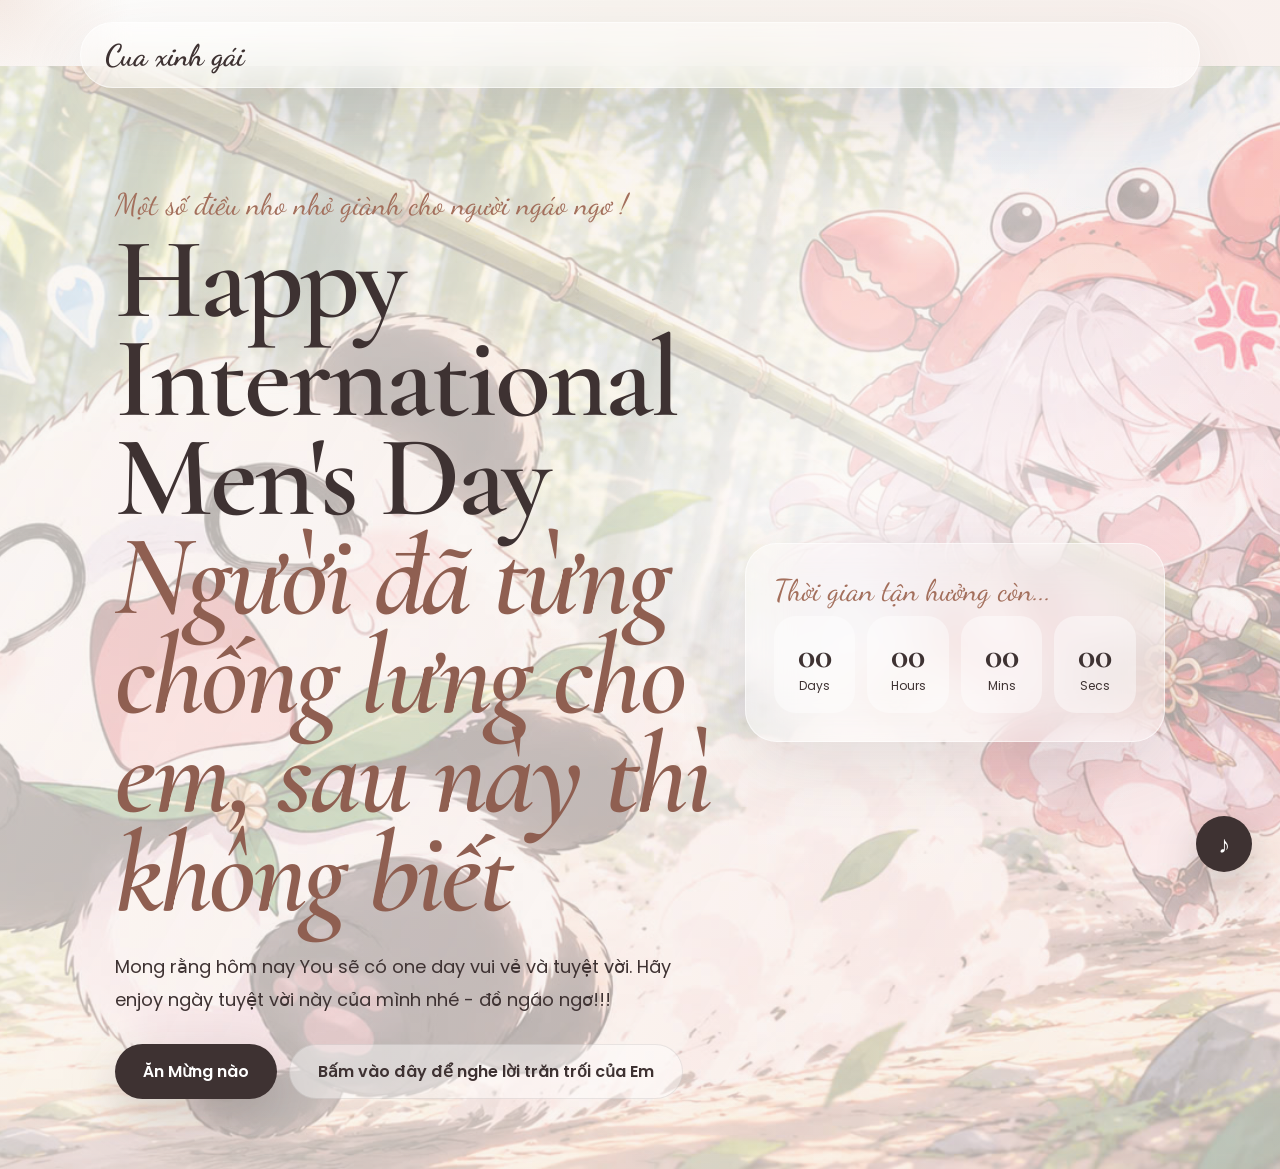
<file: happybirthdaybf/index.html>
<!doctype html>
<html lang="en">
  <head>
    <meta charset="UTF-8" />
    <meta name="viewport" content="width=device-width, initial-scale=1.0" />
    <title>Lời chúc của Cua xinh gái</title>
    <link rel="preconnect" href="https://fonts.googleapis.com" />
    <link rel="preconnect" href="https://fonts.gstatic.com" crossorigin />
    <link
      href="https://fonts.googleapis.com/css2?family=Cormorant+Garamond:wght@400;500;600;700&family=Dancing+Script:wght@500;600;700&family=Poppins:wght@300;400;500;600;700&display=swap"
      rel="stylesheet"
    />
    <link rel="stylesheet" href="style.css" />
  </head>
  <body style="--hero-image: url(&quot;assets/nen.jpg&quot;)">
    <div class="cursor-glow"></div>
    <div class="floating-bg"></div>

    <nav class="navbar glass">
      <a href="index.html" class="logo">Cua xinh gái</a>
      <div class="nav-links"></div>
    </nav>

    <button class="music-btn" id="musicBtn">♪</button>

    <main class="hero page-section">
      <div class="hero-overlay"></div>
      <section class="hero-content reveal">
        <p class="script-text">
          Một số điều nho nhỏ giành cho người ngáo ngơ !
        </p>
        <h1>
          Happy International Men's Day <br /><span
            >Người đã từng chống lưng cho em, sau này thì không biết
          </span>
        </h1>
        <p class="hero-desc">
          Mong rằng hôm nay You sẽ có one day vui vẻ và tuyệt vời. Hãy enjoy
          ngày tuyệt vời này của mình nhé - đồ ngáo ngơ!!!
        </p>
        <div class="hero-actions">
          <a class="btn primary" href="cake.html">Ăn Mừng nào</a>
          <a class="btn ghost" href="letter.html"
            >Bấm vào đây để nghe lời trăn trối của Em</a
          >
        </div>
      </section>

      <aside class="countdown-card glass reveal delay-1">
        <p class="script-text">Thời gian tận hưởng còn...</p>
        <div class="countdown" id="countdown">
          <div><strong id="days">00</strong><span>Days</span></div>
          <div><strong id="hours">00</strong><span>Hours</span></div>
          <div><strong id="mins">00</strong><span>Mins</span></div>
          <div><strong id="secs">00</strong><span>Secs</span></div>
        </div>
      </aside>
    </main>

    <script src="script.js"></script>
  </body>
</html>
</file>
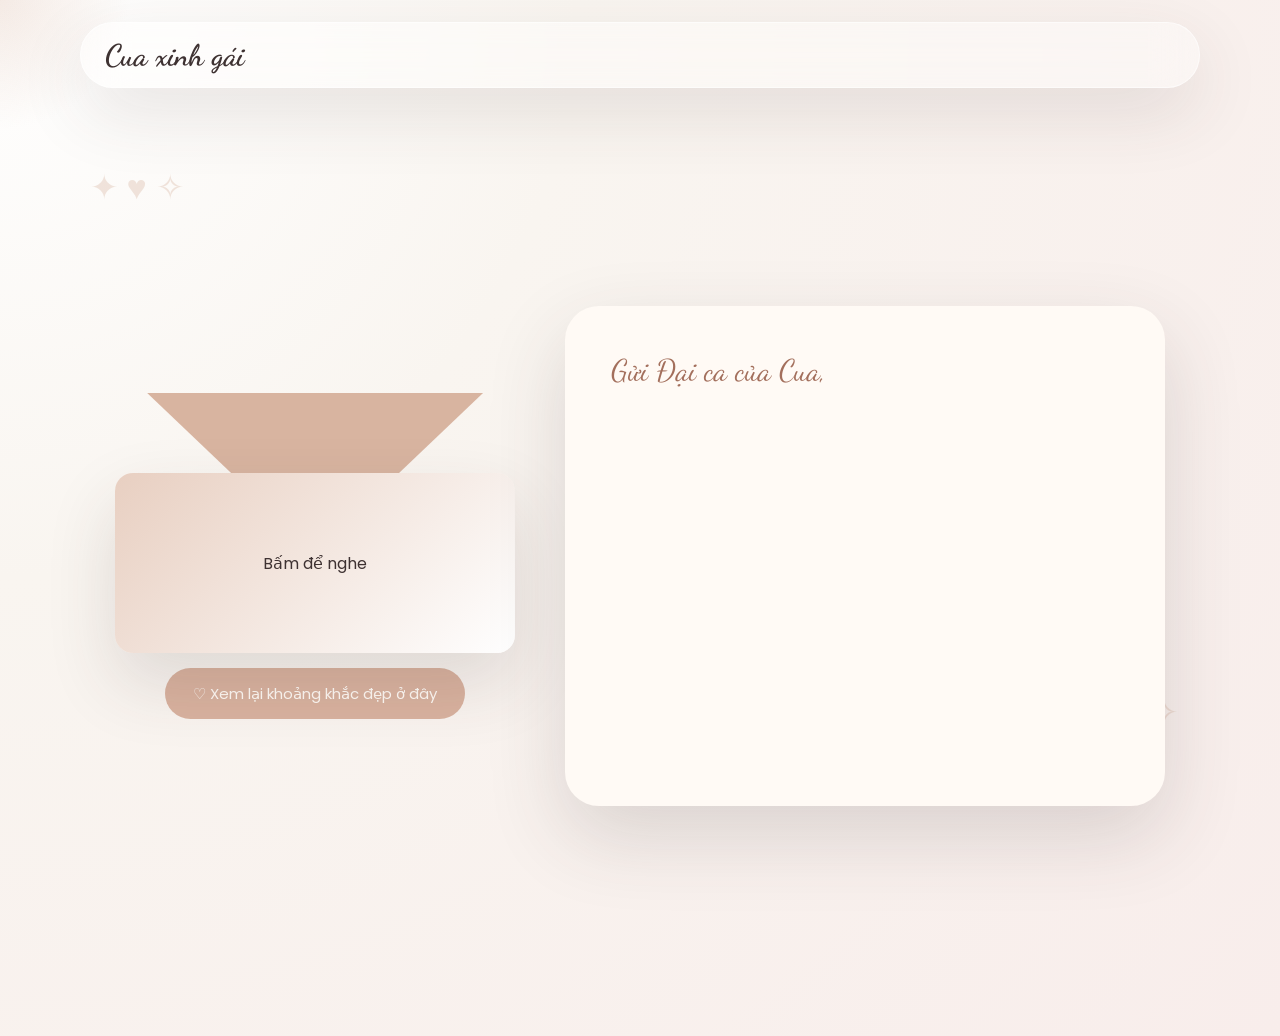
<file: happybirthdaybf/letter.html>
<!doctype html>
<html lang="en">
  <head>
    <meta charset="UTF-8" />
    <meta name="viewport" content="width=device-width, initial-scale=1.0" />
    <title>Letter | Cua xinh gái</title>
    <link
      href="https://fonts.googleapis.com/css2?family=Cormorant+Garamond:wght@400;500;600;700&family=Dancing+Script:wght@500;600;700&family=Poppins:wght@300;400;500;600;700&display=swap"
      rel="stylesheet"
    />
    <link rel="stylesheet" href="style.css" />
  </head>
  <body>
    <div class="cursor-glow"></div>
    <div class="floating-bg"></div>

    <nav class="navbar glass">
      <a href="index.html" class="logo">Cua xinh gái</a>
      <div class="nav-links"></div>
    </nav>

    <main class="letter-page">
      <div class="envelope-container">
        <section class="envelope reveal" id="envelope">
          <div class="flap"></div>
          <div class="env-body">
            <p>Bấm để nghe</p>
          </div>
        </section>

        <a href="memories.html" class="memories-btn">
          ♡ Xem lại khoảng khắc đẹp ở đây
        </a>
      </div>

      <section class="letter-paper reveal delay-1" id="letterPaper">
        <p class="script-text">Gửi Đại ca của Cua,</p>

        <video id="birthdayVideo" controls playsinline hidden>
          <source src="assets/audi.mp4" type="video/mp4" />
        </video>
      </section>
    </main>

    <footer class="footer"></footer>
    <script src="script.js"></script>
  </body>
</html>
</file>
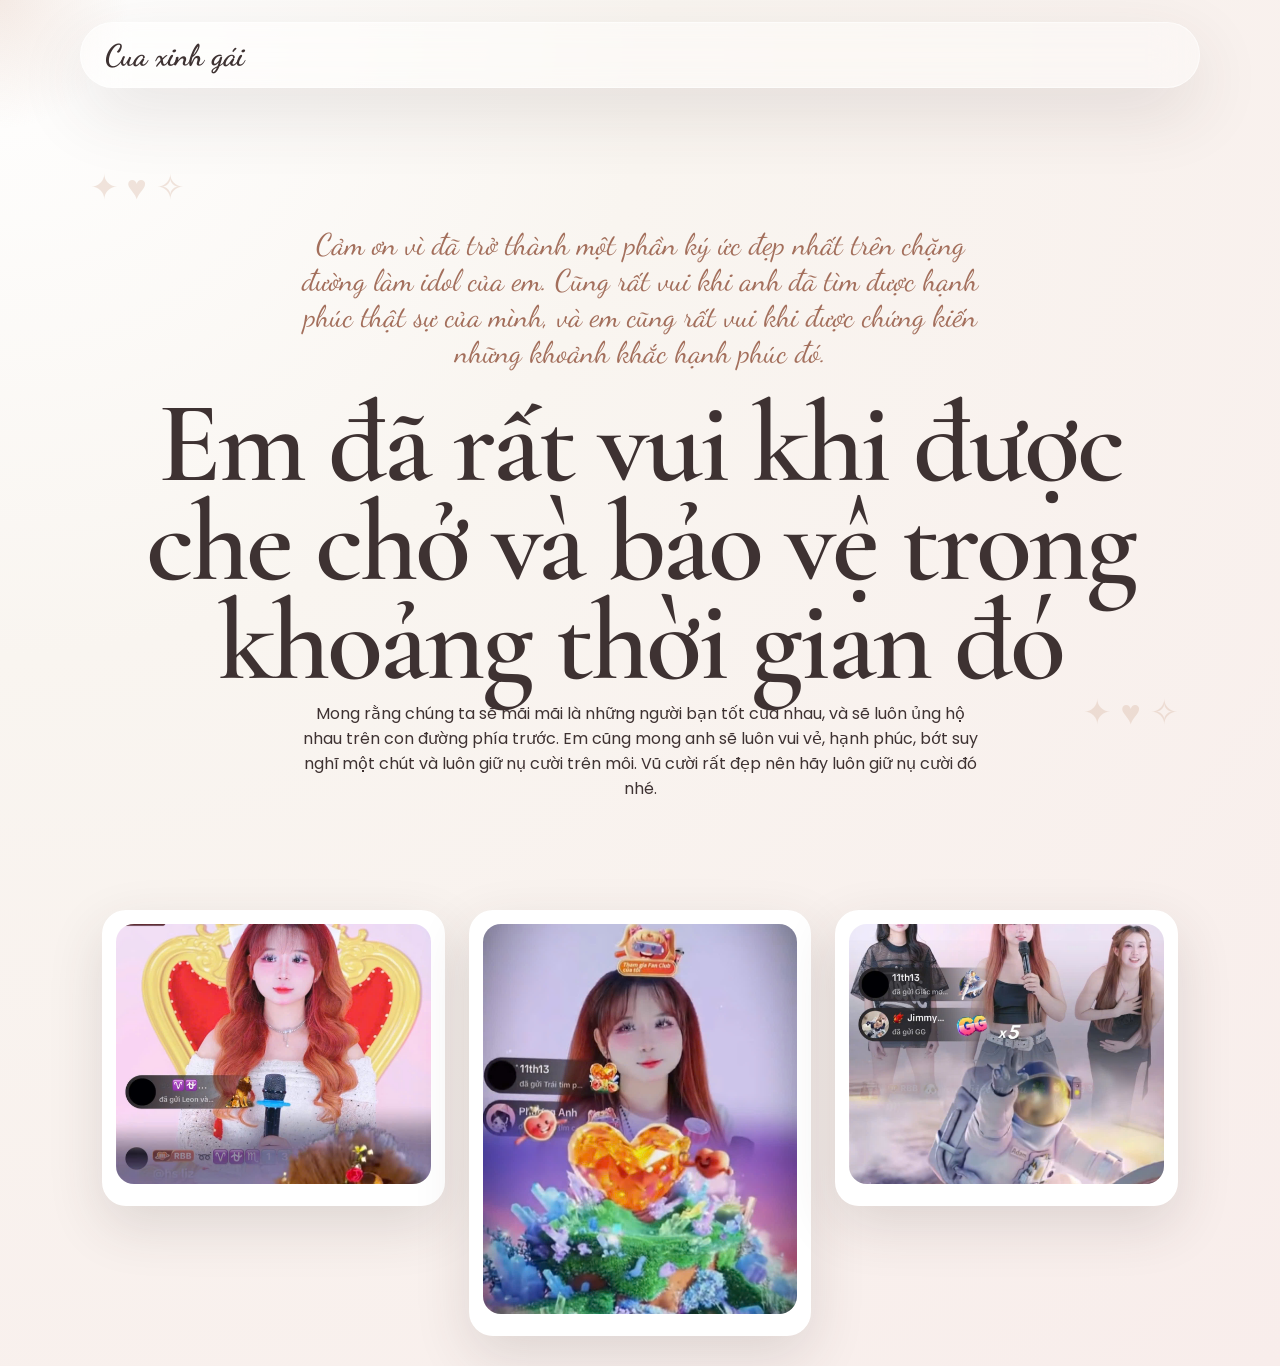
<file: happybirthdaybf/memories.html>
<!doctype html>
<html lang="en">
  <head>
    <meta charset="UTF-8" />
    <meta name="viewport" content="width=device-width, initial-scale=1.0" />
    <title>Memories | Cua xinh gái</title>
    <link
      href="https://fonts.googleapis.com/css2?family=Cormorant+Garamond:wght@400;500;600;700&family=Dancing+Script:wght@500;600;700&family=Poppins:wght@300;400;500;600;700&display=swap"
      rel="stylesheet"
    />
    <link rel="stylesheet" href="style.css" />
  </head>
  <body>
    <div class="cursor-glow"></div>
    <div class="floating-bg"></div>

    <nav class="navbar glass">
      <a href="index.html" class="logo">Cua xinh gái</a>
      <div class="nav-links"></div>
    </nav>

    <header class="sub-hero reveal">
      <p class="script-text">
        Cảm ơn vì đã trở thành một phần ký ức đẹp nhất trên chặng đường làm idol
        của em. Cũng rất vui khi anh đã tìm được hạnh phúc thật sự của mình, và
        em cũng rất vui khi được chứng kiến những khoảnh khắc hạnh phúc đó.
      </p>
      <h1>
        Em đã rất vui khi được che chở và bảo vệ trong khoảng thời gian đó
      </h1>
      <p>
        Mong rằng chúng ta sẽ mãi mãi là những người bạn tốt của nhau, và sẽ
        luôn ủng hộ nhau trên con đường phía trước. Em cũng mong anh sẽ luôn vui
        vẻ, hạnh phúc, bớt suy nghĩ một chút và luôn giữ nụ cười trên môi. Vũ
        cười rất đẹp nên hãy luôn giữ nụ cười đó nhé.
      </p>
    </header>

    <section class="masonry">
      <div class="polaroid reveal">
        <div
          class="photo"
          style="background-image: url(&quot;assets/a1.jpg&quot;)"
        ></div>
      </div>
      <div class="polaroid tall reveal delay-1">
        <div
          class="photo"
          style="background-image: url(&quot;assets/anh3.jpg&quot;)"
        ></div>
      </div>
      <div class="polaroid reveal delay-2">
        <div
          class="photo"
          style="background-image: url(&quot;assets/a2.jpg&quot;)"
        ></div>
      </div>
    </section>

    <script src="script.js"></script>
  </body>
</html>
</file>
<file: happybirthdaybf/style.css>
:root {
  --warm-white: #f9f5f0;
  --blush: #f8edeb;
  --rose: #e8cfc1;
  --champagne: #d8b4a0;
  --cocoa: #3e3232;
  --serif: "Cormorant Garamond", serif;
  --script: "Dancing Script", cursive;
  --body: "Poppins", sans-serif;
}

* {
  box-sizing: border-box;
  margin: 0;
  padding: 0;
}

html {
  scroll-behavior: smooth;
}

body {
  min-height: 100vh;
  overflow-x: hidden;
  color: var(--cocoa);
  font-family: var(--body);
  background: radial-gradient(
    circle at top left,
    #fff 0%,
    var(--warm-white) 35%,
    var(--blush) 100%
  );
}

a {
  color: inherit;
  text-decoration: none;
}

button {
  font: inherit;
}

.glass {
  background: rgba(255, 255, 255, 0.35);
  border: 1px solid rgba(255, 255, 255, 0.55);
  backdrop-filter: blur(22px);
  box-shadow: 0 24px 70px rgba(62, 50, 50, 0.12);
}

.navbar {
  position: fixed;
  top: 22px;
  left: 50%;
  z-index: 50;
  width: min(1120px, 92%);
  display: flex;
  align-items: center;
  justify-content: space-between;
  padding: 14px 24px;
  border-radius: 999px;
  transform: translateX(-50%);
}

.logo {
  font-family: var(--script);
  font-size: 30px;
  font-weight: 700;
}

.nav-links {
  display: flex;
  gap: 18px;
  font-size: 13px;
  font-weight: 500;
}

.nav-links a {
  opacity: 0.78;
  transition: 0.3s;
}

.nav-links a:hover {
  color: #9f6a59;
  opacity: 1;
}

.cursor-glow {
  position: fixed;
  z-index: 0;
  width: 280px;
  height: 280px;
  border-radius: 50%;
  pointer-events: none;
  background: radial-gradient(
    circle,
    rgba(216, 180, 160, 0.28),
    transparent 65%
  );
  transform: translate(-50%, -50%);
}

.floating-bg::before,
.floating-bg::after {
  content: "✦ ♥ ✧";
  position: fixed;
  z-index: 0;
  color: rgba(216, 180, 160, 0.35);
  font-size: 34px;
  animation: float 8s infinite ease-in-out;
}

.floating-bg::before {
  top: 18%;
  left: 7%;
}

.floating-bg::after {
  right: 8%;
  bottom: 18%;
  animation-delay: 2s;
}

.hero,
.page-section {
  min-height: 100vh;
}

.hero {
  position: relative;
  display: grid;
  grid-template-columns: 1.2fr 0.8fr;
  align-items: center;
  padding: 120px 9% 70px;
  background:
    linear-gradient(
      120deg,
      rgba(249, 245, 240, 0.78),
      rgba(248, 237, 235, 0.65)
    ),
    var(--hero-image) center/cover;
}

.hero-overlay {
  position: absolute;
  inset: 0;
  background: radial-gradient(
    circle at 70% 40%,
    rgba(255, 255, 255, 0.55),
    transparent 35%
  );
}

.hero-content,
.countdown-card {
  position: relative;
  z-index: 2;
}

.script-text {
  margin-bottom: 8px;
  color: #a36f5c;
  font-family: var(--script);
  font-size: 30px;
}

.hero h1,
.sub-hero h1,
.final-page h1,
.cake-page h1 {
  font-family: var(--serif);
  font-size: clamp(62px, 9vw, 128px);
  font-weight: 600;
  line-height: 0.86;
  letter-spacing: -3px;
}

.hero h1 span {
  color: #8f5f51;
  font-style: italic;
}

.hero-desc {
  max-width: 560px;
  margin: 28px 0;
  font-size: 18px;
  line-height: 1.8;
}

.btn {
  display: inline-flex;
  align-items: center;
  justify-content: center;
  margin-right: 12px;
  padding: 14px 28px;
  border-radius: 999px;
  font-weight: 600;
  transition: 0.3s;
}

.primary {
  color: #fff;
  background: var(--cocoa);
  box-shadow: 0 20px 50px rgba(62, 50, 50, 0.22);
}

.ghost {
  background: rgba(255, 255, 255, 0.42);
  border: 1px solid rgba(62, 50, 50, 0.1);
}

.btn:hover,
.cut-cake-btn:hover {
  transform: translateY(-4px);
}

.countdown-card {
  max-width: 420px;
  padding: 28px;
  border-radius: 32px;
}

.countdown {
  display: grid;
  grid-template-columns: repeat(4, 1fr);
  gap: 12px;
}

.countdown div {
  padding: 18px 10px;
  text-align: center;
  background: rgba(255, 255, 255, 0.42);
  border-radius: 22px;
}

.countdown strong {
  font-family: var(--serif);
  font-size: 36px;
}

.countdown span {
  display: block;
  font-size: 12px;
}

.music-btn {
  position: fixed;
  right: 28px;
  bottom: 28px;
  z-index: 60;
  width: 56px;
  height: 56px;
  color: #fff;
  font-size: 24px;
  background: var(--cocoa);
  border: 0;
  border-radius: 50%;
  box-shadow: 0 18px 42px rgba(62, 50, 50, 0.25);
  cursor: pointer;
}

.sub-hero {
  padding: 150px 8% 55px;
  text-align: center;
}

.sub-hero p {
  max-width: 680px;
  margin: 10px auto 24px;
}

.masonry {
  columns: 3 260px;
  column-gap: 24px;
  padding: 30px 8%;
}

.polaroid {
  break-inside: avoid;
  margin-bottom: 24px;
  padding: 14px 14px 22px;
  background: #fff;
  border-radius: 24px;
  box-shadow: 0 20px 55px rgba(62, 50, 50, 0.14);
  transform: rotate(-1deg);
  transition: 0.35s;
}

.polaroid:nth-child(even) {
  transform: rotate(1.5deg);
}

.polaroid:hover {
  transform: translateY(-8px) rotate(0);
}

.photo {
  height: 260px;
  border-radius: 18px;
  background: linear-gradient(135deg, var(--rose), var(--champagne))
    center/cover;
}
.photo video {
  width: 100%;
  height: 100%;
  border-radius: 18px;
  object-fit: cover;
  display: block;
}

.tall .photo {
  height: 390px;
}

.wide .photo {
  height: 230px;
}

.polaroid p {
  margin-top: 12px;
  font-family: var(--script);
  font-size: 25px;
}

.reason-grid {
  display: grid;
  grid-template-columns: repeat(auto-fit, minmax(210px, 1fr));
  gap: 20px;
  padding: 20px 8% 90px;
}

.reason-card {
  height: 190px;
  perspective: 900px;
  cursor: pointer;
}

.reason-inner {
  position: relative;
  width: 100%;
  height: 100%;
  transition: 0.7s;
  transform-style: preserve-3d;
}

.reason-card:hover .reason-inner,
.reason-card:focus-within .reason-inner {
  transform: rotateY(180deg);
}

.reason-front,
.reason-back {
  position: absolute;
  inset: 0;
  display: grid;
  place-items: center;
  padding: 24px;
  text-align: center;
  border-radius: 28px;
  backface-visibility: hidden;
  box-shadow: 0 18px 45px rgba(62, 50, 50, 0.11);
}

.reason-front {
  background: rgba(255, 255, 255, 0.5);
}

.reason-front h3 {
  font-family: var(--serif);
  font-size: 42px;
}

.reason-back {
  color: #fff;
  background-position: center;
  background-size: cover;
  transform: rotateY(180deg);
  place-items: end center;
  padding: 24px 20px 22px;
}

.reason-back p {
  width: 100%;
  margin: 0;
  font-family: var(--script);
  font-size: 25px;
  line-height: 1.25;
  text-shadow: 0 8px 24px rgba(0, 0, 0, 0.55);
}

.random-reason {
  max-width: 560px;
  margin: 22px auto 0;
  padding: 20px;
  border-radius: 28px;
}

.letter-page {
  min-height: 100vh;
  display: grid;
  grid-template-columns: 0.8fr 1.2fr;
  gap: 50px;
  align-items: center;
  padding: 150px 9% 70px;
}

.envelope-container {
  display: flex;
  flex-direction: column;
  align-items: center;
  justify-content: center;
  gap: 15px;
  width: 100%;
}

.envelope-container .envelope {
  width: 100%;
  max-width: 460px;
  margin: 0 auto;
}

.memories-btn {
  display: inline-flex;
  align-items: center;
  justify-content: center;
  padding: 14px 28px;
  border-radius: 30px;
  background: #d9b29f;
  color: #fffaf5;
  text-decoration: none;
  font-size: 15px;
  white-space: nowrap;
  transition: all 0.3s ease;
}

.memories-btn:hover {
  background: #b9826c;
  transform: translateY(-3px);
}

.envelope {
  position: relative;
  height: 260px;
  cursor: pointer;
}

.env-body {
  position: absolute;
  bottom: 0;
  display: grid;
  place-items: center;
  width: 100%;
  height: 180px;
  border-radius: 18px;
  background: linear-gradient(135deg, var(--rose), #fff);
  box-shadow: 0 30px 70px rgba(62, 50, 50, 0.14);
}

.flap {
  position: absolute;
  top: 0;
  left: 8%;
  width: 84%;
  height: 160px;
  background: var(--champagne);
  clip-path: polygon(50% 100%, 0 0, 100% 0);
  transform-origin: top;
  transition: 0.7s;
}

.envelope.open .flap {
  transform: rotateX(180deg);
}

.letter-paper {
  min-height: 500px;
  padding: 46px;
  background: #fffaf5;
  border-radius: 34px;
  box-shadow: 0 30px 80px rgba(62, 50, 50, 0.16);
}

.letter-paper h1 {
  font-family: var(--serif);
  font-size: 58px;
}

.letter-paper p:last-child {
  font-size: 17px;
  line-height: 2;
}

.night {
  color: #fff;
  background: radial-gradient(circle at top, #453636 0%, #191317 70%);
}

.cake-page,
.final-page {
  min-height: 100vh;
  display: grid;
  place-items: center;
  padding: 150px 8% 70px;
  text-align: center;
}

.final-page {
  background:
    linear-gradient(rgba(25, 19, 23, 0.45), rgba(25, 19, 23, 0.86)),
    var(--final-image) center/cover;
}

.cake-page h1,
.final-page h1 {
  max-width: 900px;
}

.cake-section {
  position: relative;
  display: flex;
  flex-direction: column;
  align-items: center;
  justify-content: center;
  min-height: 62vh;
  overflow: visible;
}

.cake-glow {
  position: absolute;
  width: 460px;
  height: 460px;
  border-radius: 50%;
  background: radial-gradient(
    circle,
    rgba(255, 214, 186, 0.34),
    transparent 68%
  );
  filter: blur(2px);
}

.cake-stage-text {
  position: relative;
  z-index: 8;
  margin: 18px auto 28px;
  max-width: 620px;
  padding: 14px 22px;
  border: 1px solid rgba(255, 255, 255, 0.32);
  border-radius: 999px;
  background: rgba(255, 255, 255, 0.13);
  color: rgba(255, 255, 255, 0.88);
  backdrop-filter: blur(14px);
  font-size: 14px;
}

.cake {
  position: relative;
  width: 390px;
  height: 330px;
  margin-bottom: 38px;
  overflow: visible;
}

.plate {
  position: absolute;
  left: 50%;
  bottom: -18px;
  width: 390px;
  height: 34px;
  border-radius: 50%;
  background: rgba(255, 255, 255, 0.34);
  transform: translateX(-50%);
  box-shadow: 0 26px 45px rgba(0, 0, 0, 0.24);
}

.candles {
  position: absolute;
  top: 2px;
  left: 50%;
  z-index: 7;
  display: flex;
  gap: 28px;
  transform: translateX(-50%);
  transition: 0.85s ease;
}

.candle {
  position: relative;
  display: block;
  width: 13px;
  height: 58px;
  margin-top: 24px;
  border-radius: 8px;
  background: repeating-linear-gradient(45deg, #fff 0 7px, #f7a7b5 7px 14px);
  box-shadow: inset 0 -8px 12px rgba(0, 0, 0, 0.08);
}

.flame {
  position: absolute;
  top: -28px;
  left: 50%;
  width: 16px;
  height: 30px;
  border-radius: 50% 50% 45% 45%;
  background: radial-gradient(
    circle at 50% 65%,
    #fff7a8 0 24%,
    #ffd166 25% 56%,
    #ff7b00 57% 100%
  );
  transform: translateX(-50%);
  box-shadow:
    0 0 18px #ffb347,
    0 0 36px rgba(255, 179, 71, 0.72);
  animation: flicker 0.8s infinite alternate;
  transform-origin: bottom center;
  transition: 0.45s ease;
}

.smoke {
  position: absolute;
  top: -30px;
  left: 50%;
  width: 10px;
  height: 10px;
  border-radius: 50%;
  background: rgba(255, 255, 255, 0.72);
  opacity: 0;
  filter: blur(3px);
  transform: translateX(-50%) scale(0.3);
}

.cake.blow .flame {
  opacity: 0;
  transform: translateX(-50%) translateY(12px) scale(0.1) rotate(18deg);
  box-shadow: none;
}

.cake.blow .smoke {
  animation: smokeUp 1.45s ease-out forwards;
}

.cake.blow .candle:nth-child(2) .smoke {
  animation-delay: 0.15s;
}

.cake.blow .candle:nth-child(3) .smoke {
  animation-delay: 0.3s;
}

.cake-top,
.cake-middle,
.cake-bottom,
.cake-slice {
  position: absolute;
  left: 50%;
  border-radius: 22px;
  transform: translateX(-50%);
  transition: 0.9s cubic-bezier(0.22, 0.82, 0.22, 1);
}

.cake-top,
.cake-middle,
.cake-bottom {
  z-index: 3;
  box-shadow: 0 24px 42px rgba(0, 0, 0, 0.22);
  overflow: hidden;
}

.cake-top::after,
.cake-middle::after,
.cake-bottom::after {
  content: "";
  position: absolute;
  inset: 11px 18px auto;
  height: 12px;
  border-radius: 999px;
  background: rgba(255, 255, 255, 0.38);
}

.cake-bottom {
  bottom: 24px;
  width: 330px;
  height: 92px;
  background: linear-gradient(135deg, #e8cfc1, #c8937a);
}

.cake-middle {
  bottom: 104px;
  width: 270px;
  height: 84px;
  background: linear-gradient(135deg, #f8edeb, #e7b7aa);
}

.cake-top {
  bottom: 176px;
  width: 210px;
  height: 74px;
  background: linear-gradient(135deg, #fff5f2, #f1c8bb);
}

.cut-line {
  position: absolute;
  left: 57%;
  bottom: 24px;
  z-index: 6;
  width: 3px;
  height: 228px;
  border-radius: 999px;
  background: rgba(255, 255, 255, 0.85);
  opacity: 0;
  transform: rotate(10deg) scaleY(0);
  transform-origin: top;
  box-shadow: 0 0 18px rgba(255, 255, 255, 0.65);
}

.cake.knife-in .cut-line {
  opacity: 1;
  animation: cutTrace 0.75s ease-in-out forwards;
}

.cake-slice {
  z-index: 5;
  right: 20px;
  left: auto;
  bottom: 24px;
  width: 126px;
  height: 225px;
  border-radius: 18px 22px 20px 18px;
  background: linear-gradient(
    135deg,
    #fff5f2 0 30%,
    #f8edeb 30% 63%,
    #e8cfc1 63% 100%
  );
  clip-path: polygon(13% 0, 100% 13%, 78% 100%, 0 100%);
  opacity: 0;
  transform: translateX(-12px) rotate(0deg) scale(0.97);
  box-shadow: 0 28px 48px rgba(0, 0, 0, 0.25);
}

.cake-slice::before {
  content: "";
  position: absolute;
  inset: 0;
  background:
    radial-gradient(
      circle at 62% 38%,
      rgba(195, 92, 92, 0.65) 0 4px,
      transparent 5px
    ),
    radial-gradient(
      circle at 48% 72%,
      rgba(195, 92, 92, 0.55) 0 4px,
      transparent 5px
    );
}

.knife {
  position: absolute;
  top: 0;
  right: -170px;
  z-index: 9;
  width: 218px;
  height: 44px;
  opacity: 0;
  transform: translate(80px, -20px) rotate(-34deg);
  transform-origin: right center;
  transition: 1s cubic-bezier(0.22, 0.82, 0.22, 1);
}

.knife-blade {
  position: absolute;
  left: 0;
  top: 12px;
  width: 158px;
  height: 18px;
  border-radius: 999px 4px 4px 999px;
  background: linear-gradient(90deg, #ffffff, #d7d7d7 55%, #9e9e9e);
  box-shadow: 0 14px 28px rgba(0, 0, 0, 0.25);
}

.knife-blade::before {
  content: "";
  position: absolute;
  left: 4px;
  top: 3px;
  width: 120px;
  height: 4px;
  border-radius: 999px;
  background: rgba(255, 255, 255, 0.8);
}

.knife-handle {
  position: absolute;
  right: 0;
  top: 5px;
  width: 68px;
  height: 32px;
  border-radius: 999px;
  background: linear-gradient(135deg, #714948, #3e292d);
  box-shadow:
    inset 8px 0 10px rgba(255, 255, 255, 0.08),
    0 12px 24px rgba(0, 0, 0, 0.28);
}

.cake.knife-in .knife {
  opacity: 1;
  transform: translate(-205px, 128px) rotate(-21deg);
}

.cake.sliced .knife {
  opacity: 0;
  transform: translate(-245px, 170px) rotate(-12deg);
}

.cake.sliced .cake-top,
.cake.sliced .cake-middle,
.cake.sliced .cake-bottom {
  clip-path: polygon(0 0, 62% 0, 52% 100%, 0 100%);
}

.cake.sliced .cake-slice {
  opacity: 1;
  transform: translate(78px, 34px) rotate(12deg) scale(1);
}

.cake.sliced .candles {
  transform: translateX(-83%) translateY(-4px) rotate(-5deg);
}

.cut-cake-btn {
  position: relative;
  z-index: 8;
  padding: 18px 40px;
  color: #3e3232;
  font-size: 18px;
  font-weight: 600;
  cursor: pointer;
  background: rgba(255, 255, 255, 0.82);
  border: 0;
  border-radius: 50px;
  box-shadow: 0 10px 30px rgba(0, 0, 0, 0.16);
  transition: 0.4s;
}

.cut-cake-btn:hover {
  transform: translateY(-4px) scale(1.03);
}

.cut-cake-btn:disabled {
  cursor: default;
  opacity: 0.92;
  transform: none;
}

@keyframes smokeUp {
  0% {
    opacity: 0;
    transform: translateX(-50%) translateY(0) scale(0.35);
  }
  20% {
    opacity: 0.8;
  }
  100% {
    opacity: 0;
    transform: translateX(-50%) translateY(-58px) scale(2.3);
  }
}

@keyframes cutTrace {
  0% {
    transform: rotate(10deg) scaleY(0);
  }
  100% {
    transform: rotate(10deg) scaleY(1);
  }
}

#confetti {
  position: fixed;
  inset: 0;
  pointer-events: none;
}

.footer {
  padding: 35px;
  color: rgba(62, 50, 50, 0.68);
  text-align: center;
}

.night .footer {
  color: rgba(255, 255, 255, 0.65);
}

.reveal {
  opacity: 0;
  transform: translateY(24px);
  animation: reveal 0.8s forwards;
}

.delay-1 {
  animation-delay: 0.18s;
}

.delay-2 {
  animation-delay: 0.34s;
}

@keyframes reveal {
  to {
    opacity: 1;
    transform: none;
  }
}

@keyframes float {
  50% {
    transform: translateY(-26px) rotate(8deg);
  }
}

@keyframes flicker {
  to {
    transform: scale(1.15) translateY(-2px);
    opacity: 0.84;
  }
}

@media (max-width: 900px) {
  .hero,
  .letter-page {
    grid-template-columns: 1fr;
  }

  .nav-links {
    display: none;
  }

  .hero {
    padding-top: 145px;
  }

  .hero h1,
  .sub-hero h1,
  .final-page h1,
  .cake-page h1 {
    font-size: 64px;
  }

  .countdown {
    grid-template-columns: repeat(2, 1fr);
  }

  .cake {
    transform: scale(0.86);
  }
}

/* =========================================================
   RESPONSIVE FIXES
   Added to make the birthday website work nicely on laptops,
   tablets, mobile phones, and very small screens.
   ========================================================= */

html {
  -webkit-text-size-adjust: 100%;
}

body {
  width: 100%;
}

img,
video,
canvas {
  max-width: 100%;
}

main,
header,
section,
footer,
.navbar {
  position: relative;
}

.hero-content,
.countdown-card,
.sub-hero,
.masonry,
.reason-grid,
.letter-page,
.cake-page,
.final-page,
.footer {
  z-index: 1;
}

.navbar {
  gap: 14px;
}

.nav-links {
  min-width: 0;
}

.nav-links a {
  white-space: nowrap;
}

.hero-actions {
  display: flex;
  flex-wrap: wrap;
  gap: 12px;
}

.hero-actions .btn,
.final-page .btn,
.sub-hero .btn {
  margin-right: 0;
}

.countdown-card {
  width: 100%;
  justify-self: center;
}

.masonry {
  width: 100%;
}

.photo {
  overflow: hidden;
  background-position: center;
  background-size: cover;
}

.reason-card:focus .reason-inner {
  transform: rotateY(180deg);
}

.letter-paper,
.random-reason,
.countdown-card,
.polaroid,
.reason-front,
.reason-back {
  overflow-wrap: anywhere;
}

/* Laptop / small desktop */
@media (max-width: 1100px) {
  .hero {
    grid-template-columns: 1fr 0.9fr;
    gap: 36px;
    padding-inline: 6%;
  }

  .letter-page {
    gap: 34px;
    padding-inline: 6%;
  }

  .cake-page,
  .final-page {
    padding-inline: 6%;
  }
}

/* Tablet */
@media (max-width: 900px) {
  .navbar {
    top: 14px;
    width: min(720px, 94%);
    align-items: center;
  }

  .nav-links {
    display: flex;
    gap: 12px;
    max-width: 70%;
    overflow-x: auto;
    padding: 6px 2px 7px;
    scrollbar-width: none;
  }

  .nav-links::-webkit-scrollbar {
    display: none;
  }

  .nav-links a {
    padding: 8px 12px;
    border-radius: 999px;
    background: rgba(255, 255, 255, 0.38);
  }

  .hero,
  .letter-page {
    grid-template-columns: 1fr;
  }

  .hero {
    gap: 36px;
    min-height: auto;
    padding: 145px 6% 70px;
    background-position: center top;
  }

  .hero h1,
  .sub-hero h1,
  .final-page h1,
  .cake-page h1 {
    font-size: clamp(52px, 12vw, 82px);
    letter-spacing: -2px;
  }

  .countdown {
    grid-template-columns: repeat(4, 1fr);
  }

  .sub-hero {
    padding: 135px 6% 45px;
  }

  .masonry {
    columns: 2 240px;
    padding-inline: 6%;
  }

  .reason-grid {
    grid-template-columns: repeat(auto-fit, minmax(180px, 1fr));
    padding-inline: 6%;
  }

  .letter-page {
    min-height: auto;
    padding: 135px 6% 60px;
  }

  .envelope {
    max-width: 460px;
    width: 100%;
    margin: 0 auto;
  }

  .letter-paper {
    min-height: 360px;
  }

  .cake-page,
  .final-page {
    min-height: auto;
    padding: 135px 6% 60px;
  }

  .cake-section {
    min-height: 560px;
  }

  .cake {
    transform: scale(0.86);
    transform-origin: center top;
  }
}

/* Mobile */
@media (max-width: 640px) {
  .glass {
    backdrop-filter: blur(16px);
  }

  .navbar {
    top: 10px;
    width: 94%;
    flex-direction: column;
    justify-content: center;
    padding: 12px 14px;
    border-radius: 26px;
  }

  .logo {
    font-size: 28px;
    line-height: 1;
  }

  .nav-links {
    width: 100%;
    max-width: 100%;
    justify-content: flex-start;
    font-size: 12px;
  }

  .cursor-glow {
    display: none;
  }

  .floating-bg::before,
  .floating-bg::after {
    font-size: 24px;
    opacity: 0.65;
  }

  .hero {
    min-height: 100svh;
    padding: 150px 5% 46px;
    text-align: center;
  }

  .script-text {
    font-size: 25px;
  }

  #birthdayVideo[hidden] {
    display: none !important;
  }

  #birthdayVideo {
    width: 100%;
    max-height: 500px;
    object-fit: contain;
    border-radius: 12px;
    margin: 20px auto;
  }

  .hero h1,
  .sub-hero h1,
  .final-page h1,
  .cake-page h1 {
    font-size: clamp(44px, 15vw, 62px);
    line-height: 0.92;
    letter-spacing: -1.4px;
  }

  .hero-desc {
    margin: 22px auto;
    font-size: 15px;
    line-height: 1.75;
  }

  .hero-actions {
    justify-content: center;
  }

  .btn {
    width: min(100%, 280px);
    padding: 13px 20px;
  }

  .countdown-card {
    padding: 20px;
    border-radius: 26px;
  }

  .countdown {
    grid-template-columns: repeat(2, 1fr);
    gap: 10px;
  }

  .countdown div {
    padding: 14px 8px;
    border-radius: 18px;
  }

  .countdown strong {
    font-size: 31px;
  }

  .music-btn {
    right: 18px;
    bottom: 18px;
    width: 50px;
    height: 50px;
    font-size: 22px;
  }

  .sub-hero {
    padding: 145px 5% 35px;
  }

  .sub-hero p {
    font-size: 14px;
    line-height: 1.7;
  }

  .masonry {
    columns: 1;
    padding: 20px 5% 60px;
  }

  .polaroid {
    margin-bottom: 18px;
    border-radius: 22px;
    transform: none;
  }

  .polaroid:nth-child(even),
  .polaroid:hover {
    transform: none;
  }

  .photo,
  .wide .photo {
    height: 245px;
  }

  .tall .photo {
    height: 340px;
  }

  .reason-grid {
    grid-template-columns: 1fr;
    gap: 16px;
    padding: 16px 5% 65px;
  }

  .reason-card {
    height: 172px;
  }

  .reason-front,
  .reason-back {
    border-radius: 24px;
  }

  .reason-back p,
  .polaroid p {
    font-size: 23px;
  }

  .random-reason {
    margin-top: 16px;
    padding: 16px;
    font-size: 14px;
  }

  .letter-page {
    padding: 145px 5% 45px;
    gap: 26px;
  }

  .envelope {
    height: 220px;
  }

  .env-body {
    height: 150px;
  }

  .flap {
    height: 135px;
  }

  .letter-paper {
    min-height: 330px;
    padding: 28px 22px;
    border-radius: 28px;
  }

  .letter-paper p:last-child {
    font-size: 15px;
    line-height: 1.9;
  }

  .cake-page,
  .final-page {
    padding: 145px 5% 48px;
  }

  .final-page p,
  .cake-page p {
    font-size: 14px;
    line-height: 1.7;
  }

  .cake-section {
    min-height: 500px;
    width: 100%;
  }

  .cake-glow {
    width: 320px;
    height: 320px;
  }

  .cake-stage-text {
    width: min(100%, 330px);
    margin-bottom: 12px;
    padding: 12px 16px;
    white-space: normal;
  }

  .cake {
    margin-bottom: -10px;
    transform: scale(0.72);
    transform-origin: center top;
  }

  .cut-cake-btn {
    width: min(100%, 310px);
    padding: 15px 22px;
    font-size: 16px;
  }

  .footer {
    padding: 25px 18px;
    font-size: 13px;
  }
}

/* BUTTON LAYOUT */
.cake-buttons {
  position: relative;
  display: flex;
  justify-content: center;
  align-items: center;
  width: 100%;
  min-height: 65px;
  margin-top: 10px;
}

/* NÚT CẮT BÁNH */
.cake-buttons .cut-cake-btn {
  position: relative;
  z-index: 2;
  transition: transform 0.8s ease;
}

/* NÚT NGHE LỜI CHÚC - BAN ĐẦU ẨN */
.cake-buttons .wish-btn {
  position: absolute;
  left: 50%;
  margin-left: 10px;
  z-index: 3;

  display: inline-flex;
  align-items: center;
  justify-content: center;

  padding: 18px 25px;
  border: 2px solid #ffb6c9;
  border-radius: 50px;
  background: linear-gradient(135deg, #ffe1e9, #ffb6c9);
  color: #a83258;

  font-family: "Poppins", sans-serif;
  font-size: 18px;
  font-weight: 600;
  text-decoration: none;
  white-space: nowrap;

  opacity: 0;
  visibility: hidden;
  pointer-events: none;
  transform: translateX(30px);

  transition:
    opacity 0.8s ease,
    transform 0.8s ease,
    visibility 0.8s ease;
}

.cake-buttons .wish-btn:hover {
  box-shadow: 0 0 30px rgba(255, 155, 181, 0.6);
}

/* KHI CẮT BÁNH XONG */
.cake-buttons.finished .cut-cake-btn {
  transform: translateX(-50%);
}

.cake-buttons.finished .wish-btn {
  opacity: 1;
  visibility: visible;
  pointer-events: auto;
  transform: translateX(0);
}

/* MOBILE */
@media (max-width: 640px) {
  .cake-buttons {
    width: 100%;
    min-height: 60px;
  }

  .cake-buttons .cut-cake-btn {
    max-width: 48%;
    padding: 13px 10px;
    font-size: 12px;
    white-space: normal;
  }

  .cake-buttons .wish-btn {
    max-width: 48%;
    padding: 13px 8px;
    font-size: 12px;
    white-space: normal;
    text-align: center;
  }
}

/* Very small phones */
@media (max-width: 380px) {
  .navbar {
    width: 96%;
    padding-inline: 10px;
  }

  .nav-links a {
    padding: 7px 10px;
  }

  .hero,
  .sub-hero,
  .letter-page,
  .cake-page,
  .final-page {
    padding-inline: 4%;
  }

  .hero h1,
  .sub-hero h1,
  .final-page h1,
  .cake-page h1 {
    font-size: clamp(39px, 14vw, 50px);
  }

  .script-text {
    font-size: 23px;
  }

  .photo,
  .wide .photo {
    height: 220px;
  }

  .tall .photo {
    height: 300px;
  }

  .countdown strong {
    font-size: 28px;
  }

  .cake-section {
    min-height: 470px;
  }

  .cake {
    transform: scale(0.64);
    margin-bottom: -48px;
  }
}

@media (prefers-reduced-motion: reduce) {
  *,
  *::before,
  *::after {
    scroll-behavior: auto !important;
    animation-duration: 0.001ms !important;
    animation-iteration-count: 1 !important;
    transition-duration: 0.001ms !important;
  }
  .envelope-container {
    display: flex;
    flex-direction: column;
    align-items: center;
    justify-content: center;
    gap: 15px;
    width: 100%;
  }

  .memories-btn {
    display: inline-flex;
    align-items: center;
    justify-content: center;
    margin-top: 10px;
    padding: 14px 28px;
    border-radius: 30px;
    background: #d9b29f;
    color: #fffaf5;
    text-decoration: none;
    font-size: 15px;
    white-space: nowrap;
    transition: all 0.3s ease;
  }

  .memories-btn:hover {
    background: #b9826c;
    transform: translateY(-3px);
  }
}
</file>
